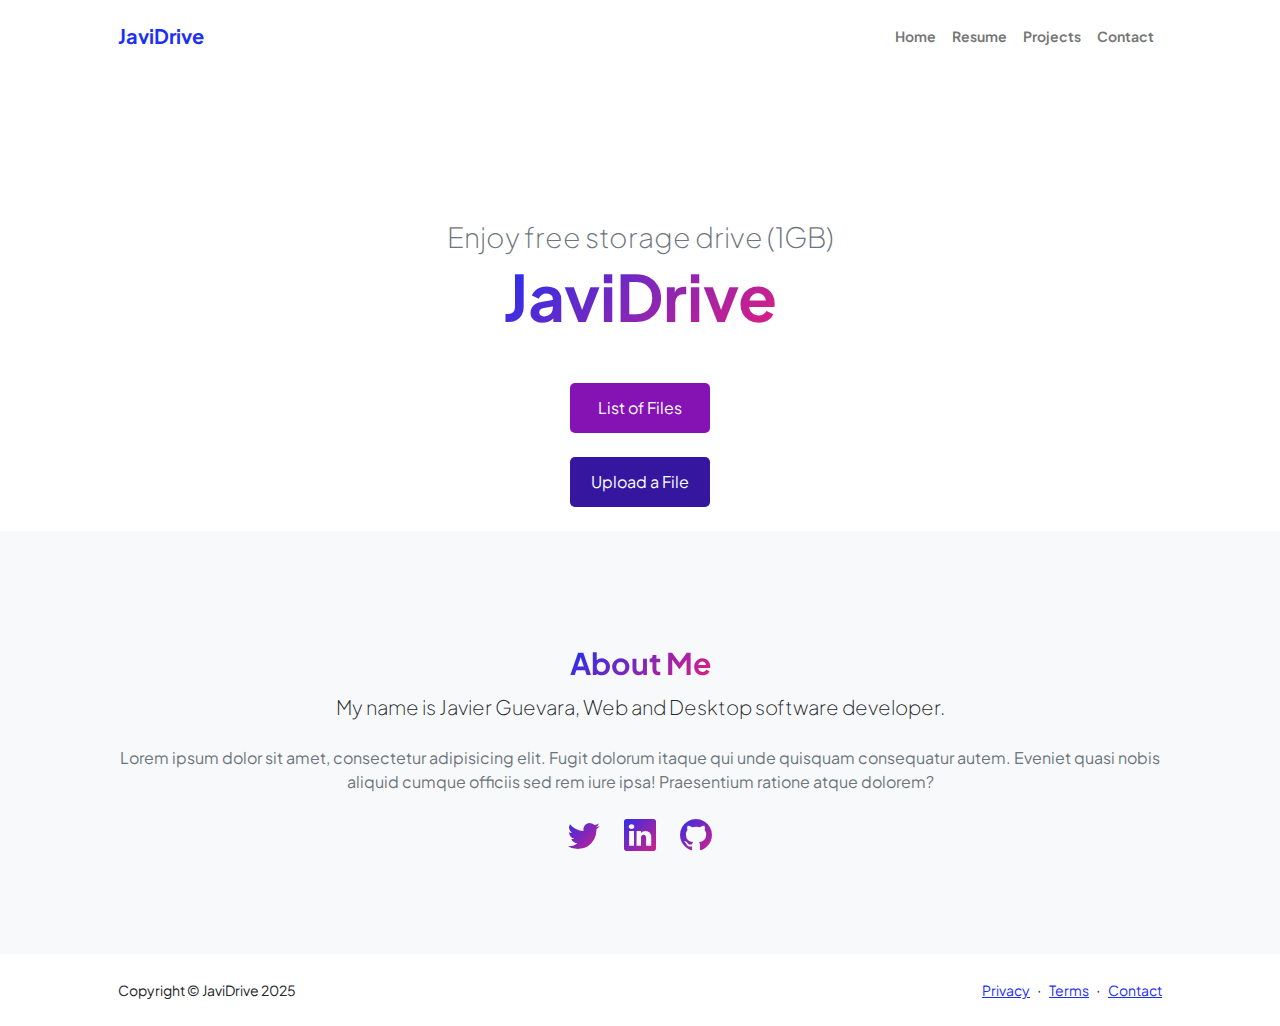
<file: index.html>
<!DOCTYPE html>
<html lang="en">
    <head>
        <meta charset="utf-8" />
        <meta name="viewport" content="width=device-width, initial-scale=1, shrink-to-fit=no" />
        <meta name="description" content="" />
        <meta name="author" content="" />
        <title>JaviDrive</title>
        <!-- Favicon-->
        <link rel="icon" type="image/x-icon" href="assets/favicon.ico" />
        <!-- Custom Google font-->
        <link rel="preconnect" href="https://fonts.googleapis.com" />
        <link rel="preconnect" href="https://fonts.gstatic.com" crossorigin />
        <link href="https://fonts.googleapis.com/css2?family=Plus+Jakarta+Sans:wght@100;200;300;400;500;600;700;800;900&amp;display=swap" rel="stylesheet" />
        <!-- Bootstrap icons-->
        <link href="https://cdn.jsdelivr.net/npm/bootstrap-icons@1.8.1/font/bootstrap-icons.css" rel="stylesheet" />
        <!-- Core theme CSS (includes Bootstrap)-->
        <link href="css/styles.css" rel="stylesheet" />
        <link href="css/style_javidrive.css" rel="stylesheet" />

    </head>
    <body class="d-flex flex-column h-100">
        <main class="flex-shrink-0">
            <!-- Navigation-->
            <nav class="navbar navbar-expand-lg navbar-light bg-white py-3">
                <div class="container px-5">
                    <a class="navbar-brand" href="index.html"><span class="fw-bolder text-primary">JaviDrive</span></a>
                    <button class="navbar-toggler" type="button" data-bs-toggle="collapse" data-bs-target="#navbarSupportedContent" aria-controls="navbarSupportedContent" aria-expanded="false" aria-label="Toggle navigation"><span class="navbar-toggler-icon"></span></button>
                    <div class="collapse navbar-collapse" id="navbarSupportedContent">
                        <ul class="navbar-nav ms-auto mb-2 mb-lg-0 small fw-bolder">
                            <li class="nav-item"><a class="nav-link" href="index.html">Home</a></li>
                            <li class="nav-item"><a class="nav-link" href="resume.html">Resume</a></li>
                            <li class="nav-item"><a class="nav-link" href="projects.html">Projects</a></li>
                            <li class="nav-item"><a class="nav-link" href="contact.html">Contact</a></li>
                        </ul>
                    </div>
                </div>
            </nav>
            <!-- Header-->
            <header class="py-5">
                <div class="container px-5 pb-5">
                    <div class="row gx-5 align-items-center">
                        <div class="col-xxl-5">
                            <!-- Header text content-->
                            
                        </div>
                    </div>
                </div>
            </header>
                
                <div style="text-align: center;">

                    <div class="fs-3 fw-light text-muted">Enjoy free storage drive (1GB)</div>
                    <h1 class="display-3 fw-bolder mb-5"><span class="text-gradient d-inline">JaviDrive</span></h1>

                    <form action="files_list.php">
                      <button class="javier_button" style="background-color:rgb(133, 19, 179);">List of Files</button>
                    </form>
                    <br>
                    <form action="upload.html">
                      <button class="javier_button" style="background-color:rgb(52, 23, 158);">Upload a File</button>                             
                    </form>
                    <br>
                </div>
        
            <!-- About Section-->
            <section class="bg-light py-5">
                <div class="container px-5">
                    <div class="row gx-5 justify-content-center">
                        <div class="col-xxl-8">
                            <div class="text-center my-5">
                                <h2 class="display-5 fw-bolder"><span class="text-gradient d-inline" style="font-size: 30px;">About Me</span></h2>
                                <p class="lead fw-light mb-4">My name is Javier Guevara, Web and Desktop software developer.</p>
                                <p class="text-muted">Lorem ipsum dolor sit amet, consectetur adipisicing elit. Fugit dolorum itaque qui unde quisquam consequatur autem. Eveniet quasi nobis aliquid cumque officiis sed rem iure ipsa! Praesentium ratione atque dolorem?</p>
                                <div class="d-flex justify-content-center fs-2 gap-4">
                                    <a class="text-gradient" href="#!"><i class="bi bi-twitter"></i></a>
                                    <a class="text-gradient" href="#!"><i class="bi bi-linkedin"></i></a>
                                    <a class="text-gradient" href="#!"><i class="bi bi-github"></i></a>
                                </div>
                            </div>
                        </div>
                    </div>
                </div>
            </section>
        </main>
        <!-- Footer-->
        <footer class="bg-white py-4 mt-auto">
            <div class="container px-5">
                <div class="row align-items-center justify-content-between flex-column flex-sm-row">
                    <div class="col-auto"><div class="small m-0">Copyright &copy; JaviDrive 2025</div></div>
                    <div class="col-auto">
                        <a class="small" href="#!">Privacy</a>
                        <span class="mx-1">&middot;</span>
                        <a class="small" href="#!">Terms</a>
                        <span class="mx-1">&middot;</span>
                        <a class="small" href="#!">Contact</a>
                    </div>
                </div>
            </div>
        </footer>
        <!-- Bootstrap core JS-->
        <script src="https://cdn.jsdelivr.net/npm/bootstrap@5.2.3/dist/js/bootstrap.bundle.min.js"></script>
        <!-- Core theme JS-->
        <script src="js/scripts.js"></script>
        <script src="js/script_javidrive.js"></script>
    </body>
</html>
</file>
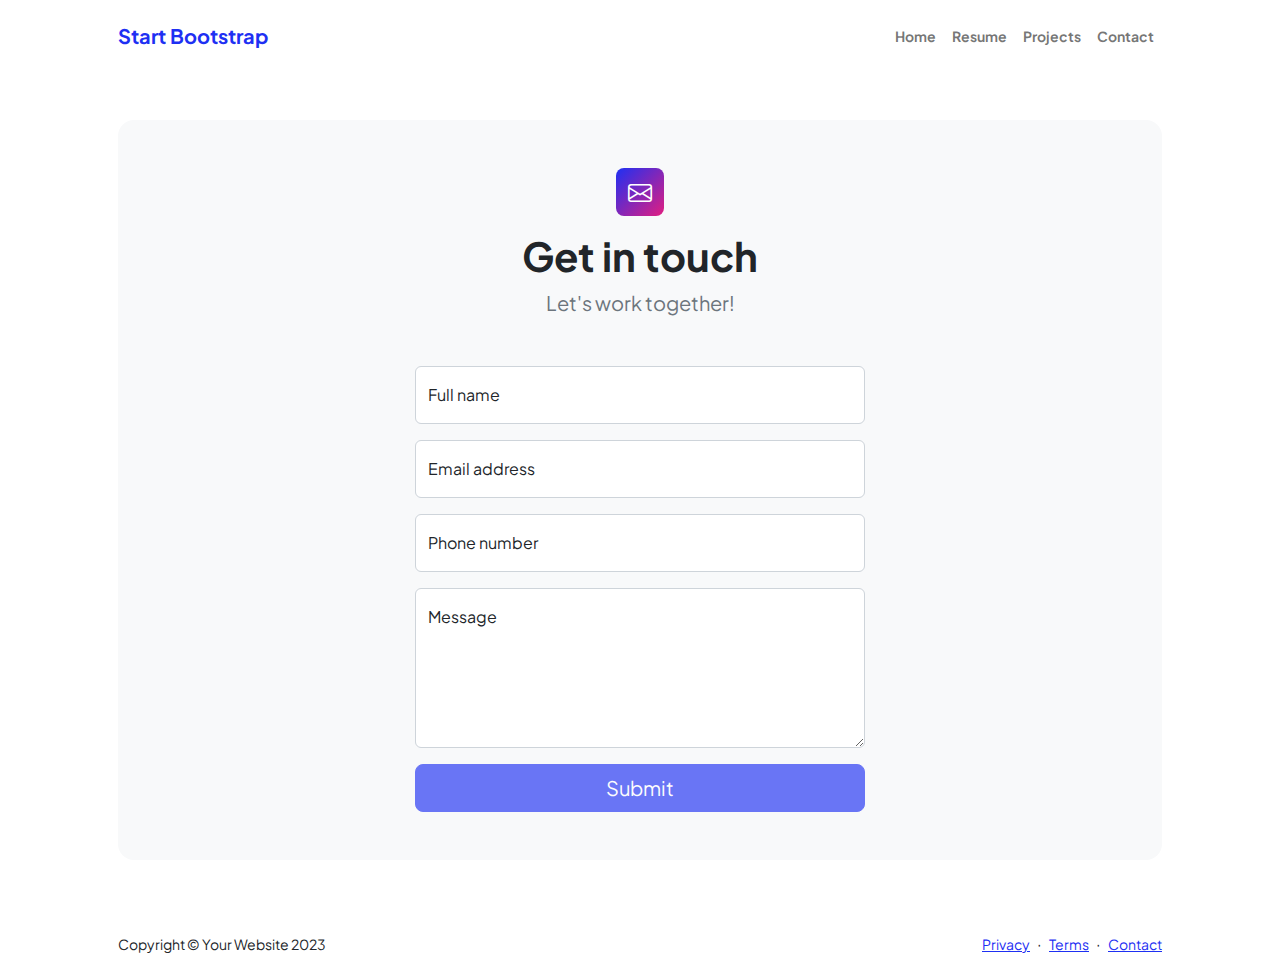
<file: contact.html>
<!DOCTYPE html>
<html lang="en">
    <head>
        <meta charset="utf-8" />
        <meta name="viewport" content="width=device-width, initial-scale=1, shrink-to-fit=no" />
        <meta name="description" content />
        <meta name="author" content />
        <title>Modern Business - Start Bootstrap Template</title>
        <!-- Favicon-->
        <link rel="icon" type="image/x-icon" href="assets/favicon.ico" />
        <!-- Custom Google font-->
        <link rel="preconnect" href="https://fonts.googleapis.com" />
        <link rel="preconnect" href="https://fonts.gstatic.com" crossorigin />
        <link href="https://fonts.googleapis.com/css2?family=Plus+Jakarta+Sans:wght@100;200;300;400;500;600;700;800;900&amp;display=swap" rel="stylesheet" />
        <!-- Bootstrap icons-->
        <link href="https://cdn.jsdelivr.net/npm/bootstrap-icons@1.8.1/font/bootstrap-icons.css" rel="stylesheet" />
        <!-- Core theme CSS (includes Bootstrap)-->
        <link href="css/styles.css" rel="stylesheet" />
    </head>
    <body class="d-flex flex-column">
        <main class="flex-shrink-0">
            <!-- Navigation-->
            <nav class="navbar navbar-expand-lg navbar-light bg-white py-3">
                <div class="container px-5">
                    <a class="navbar-brand" href="index.html"><span class="fw-bolder text-primary">Start Bootstrap</span></a>
                    <button class="navbar-toggler" type="button" data-bs-toggle="collapse" data-bs-target="#navbarSupportedContent" aria-controls="navbarSupportedContent" aria-expanded="false" aria-label="Toggle navigation"><span class="navbar-toggler-icon"></span></button>
                    <div class="collapse navbar-collapse" id="navbarSupportedContent">
                        <ul class="navbar-nav ms-auto mb-2 mb-lg-0 small fw-bolder">
                            <li class="nav-item"><a class="nav-link" href="index.html">Home</a></li>
                            <li class="nav-item"><a class="nav-link" href="resume.html">Resume</a></li>
                            <li class="nav-item"><a class="nav-link" href="projects.html">Projects</a></li>
                            <li class="nav-item"><a class="nav-link" href="contact.html">Contact</a></li>
                        </ul>
                    </div>
                </div>
            </nav>
            <!-- Page content-->
            <section class="py-5">
                <div class="container px-5">
                    <!-- Contact form-->
                    <div class="bg-light rounded-4 py-5 px-4 px-md-5">
                        <div class="text-center mb-5">
                            <div class="feature bg-primary bg-gradient-primary-to-secondary text-white rounded-3 mb-3"><i class="bi bi-envelope"></i></div>
                            <h1 class="fw-bolder">Get in touch</h1>
                            <p class="lead fw-normal text-muted mb-0">Let's work together!</p>
                        </div>
                        <div class="row gx-5 justify-content-center">
                            <div class="col-lg-8 col-xl-6">
                                <!-- * * * * * * * * * * * * * * *-->
                                <!-- * * SB Forms Contact Form * *-->
                                <!-- * * * * * * * * * * * * * * *-->
                                <!-- This form is pre-integrated with SB Forms.-->
                                <!-- To make this form functional, sign up at-->
                                <!-- https://startbootstrap.com/solution/contact-forms-->
                                <!-- to get an API token!-->
                                <form id="contactForm" data-sb-form-api-token="API_TOKEN">
                                    <!-- Name input-->
                                    <div class="form-floating mb-3">
                                        <input class="form-control" id="name" type="text" placeholder="Enter your name..." data-sb-validations="required" />
                                        <label for="name">Full name</label>
                                        <div class="invalid-feedback" data-sb-feedback="name:required">A name is required.</div>
                                    </div>
                                    <!-- Email address input-->
                                    <div class="form-floating mb-3">
                                        <input class="form-control" id="email" type="email" placeholder="name@example.com" data-sb-validations="required,email" />
                                        <label for="email">Email address</label>
                                        <div class="invalid-feedback" data-sb-feedback="email:required">An email is required.</div>
                                        <div class="invalid-feedback" data-sb-feedback="email:email">Email is not valid.</div>
                                    </div>
                                    <!-- Phone number input-->
                                    <div class="form-floating mb-3">
                                        <input class="form-control" id="phone" type="tel" placeholder="(123) 456-7890" data-sb-validations="required" />
                                        <label for="phone">Phone number</label>
                                        <div class="invalid-feedback" data-sb-feedback="phone:required">A phone number is required.</div>
                                    </div>
                                    <!-- Message input-->
                                    <div class="form-floating mb-3">
                                        <textarea class="form-control" id="message" type="text" placeholder="Enter your message here..." style="height: 10rem" data-sb-validations="required"></textarea>
                                        <label for="message">Message</label>
                                        <div class="invalid-feedback" data-sb-feedback="message:required">A message is required.</div>
                                    </div>
                                    <!-- Submit success message-->
                                    <!---->
                                    <!-- This is what your users will see when the form-->
                                    <!-- has successfully submitted-->
                                    <div class="d-none" id="submitSuccessMessage">
                                        <div class="text-center mb-3">
                                            <div class="fw-bolder">Form submission successful!</div>
                                            To activate this form, sign up at
                                            <br />
                                            <a href="https://startbootstrap.com/solution/contact-forms">https://startbootstrap.com/solution/contact-forms</a>
                                        </div>
                                    </div>
                                    <!-- Submit error message-->
                                    <!---->
                                    <!-- This is what your users will see when there is-->
                                    <!-- an error submitting the form-->
                                    <div class="d-none" id="submitErrorMessage"><div class="text-center text-danger mb-3">Error sending message!</div></div>
                                    <!-- Submit Button-->
                                    <div class="d-grid"><button class="btn btn-primary btn-lg disabled" id="submitButton" type="submit">Submit</button></div>
                                </form>
                            </div>
                        </div>
                    </div>
                </div>
            </section>
        </main>
        <!-- Footer-->
        <footer class="bg-white py-4 mt-auto">
            <div class="container px-5">
                <div class="row align-items-center justify-content-between flex-column flex-sm-row">
                    <div class="col-auto"><div class="small m-0">Copyright &copy; Your Website 2023</div></div>
                    <div class="col-auto">
                        <a class="small" href="#!">Privacy</a>
                        <span class="mx-1">&middot;</span>
                        <a class="small" href="#!">Terms</a>
                        <span class="mx-1">&middot;</span>
                        <a class="small" href="#!">Contact</a>
                    </div>
                </div>
            </div>
        </footer>
        <!-- Bootstrap core JS-->
        <script src="https://cdn.jsdelivr.net/npm/bootstrap@5.2.3/dist/js/bootstrap.bundle.min.js"></script>
        <!-- Core theme JS-->
        <script src="js/scripts.js"></script>
        <!-- * * * * * * * * * * * * * * * * * * * * * * * * * * * * * * * * * * * * * * * *-->
        <!-- * *                               SB Forms JS                               * *-->
        <!-- * * Activate your form at https://startbootstrap.com/solution/contact-forms * *-->
        <!-- * * * * * * * * * * * * * * * * * * * * * * * * * * * * * * * * * * * * * * * *-->
        <script src="https://cdn.startbootstrap.com/sb-forms-latest.js"></script>
    </body>
</html>
</file>
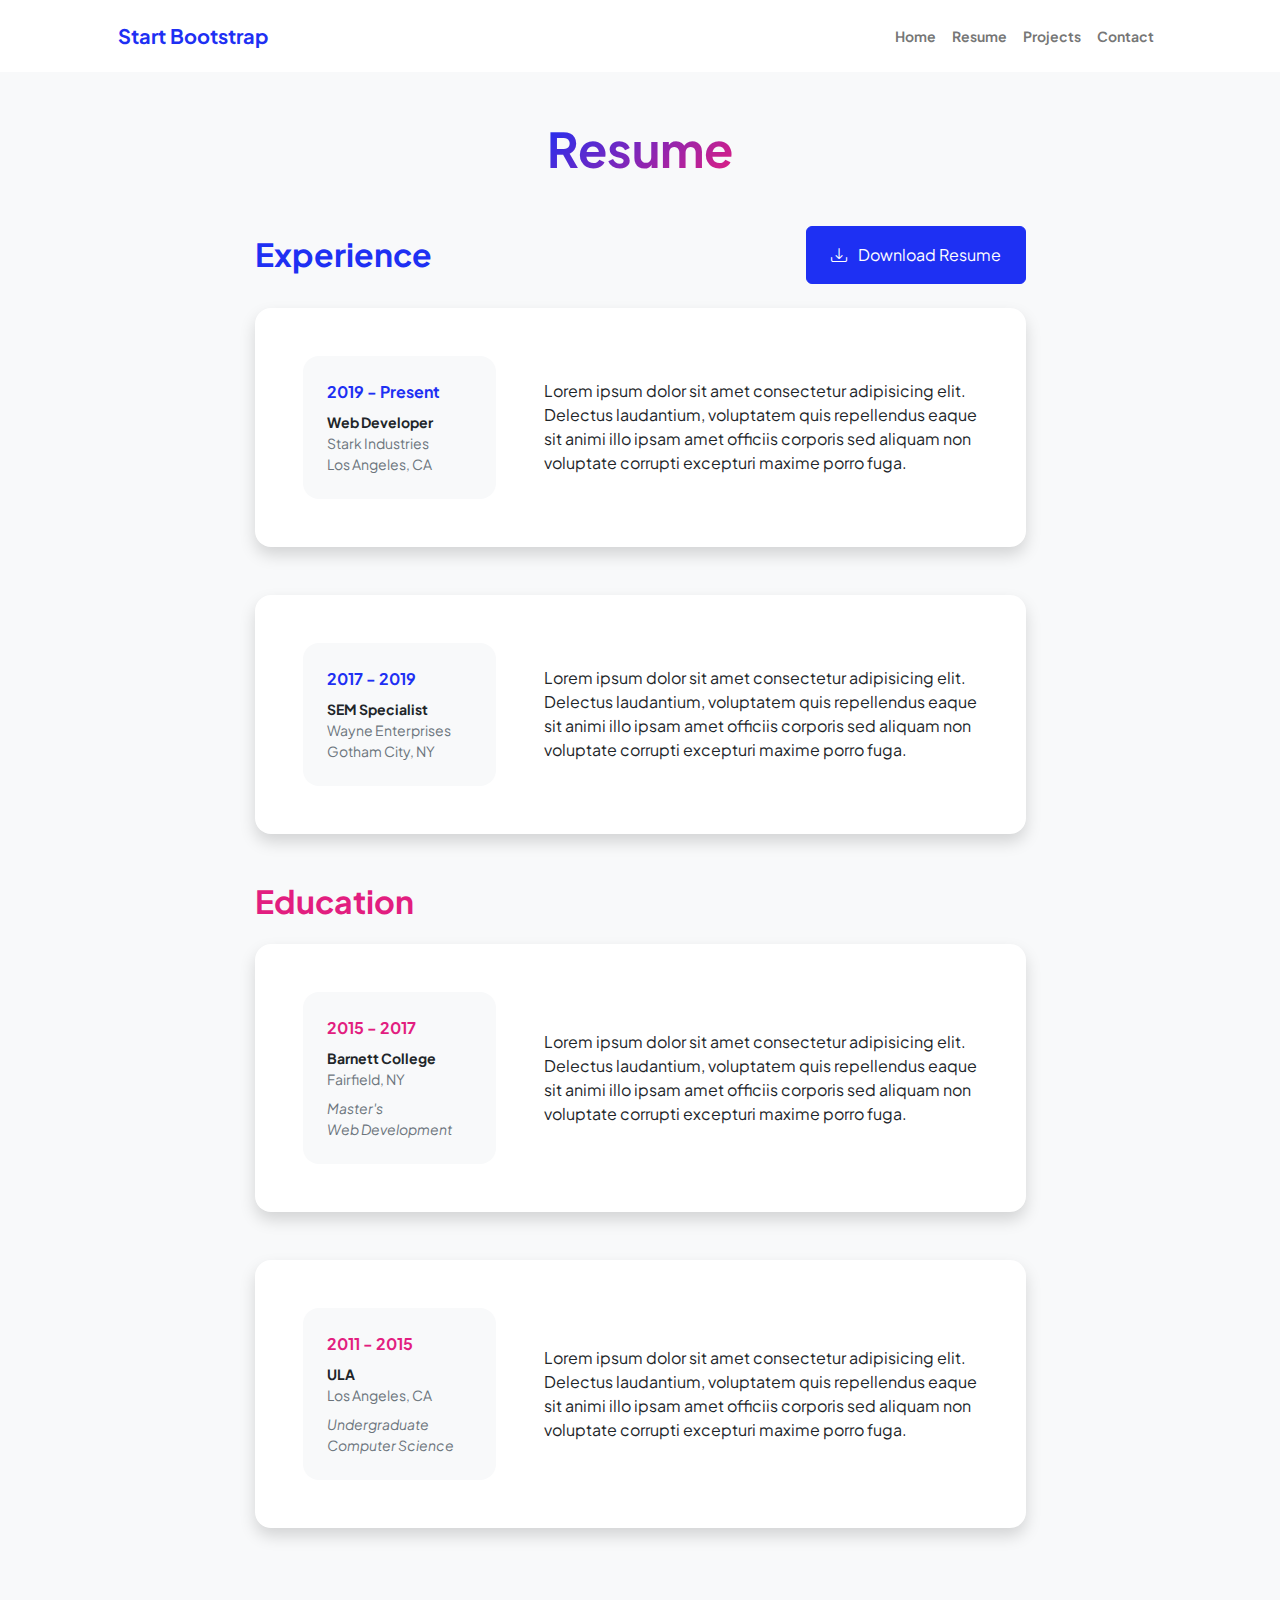
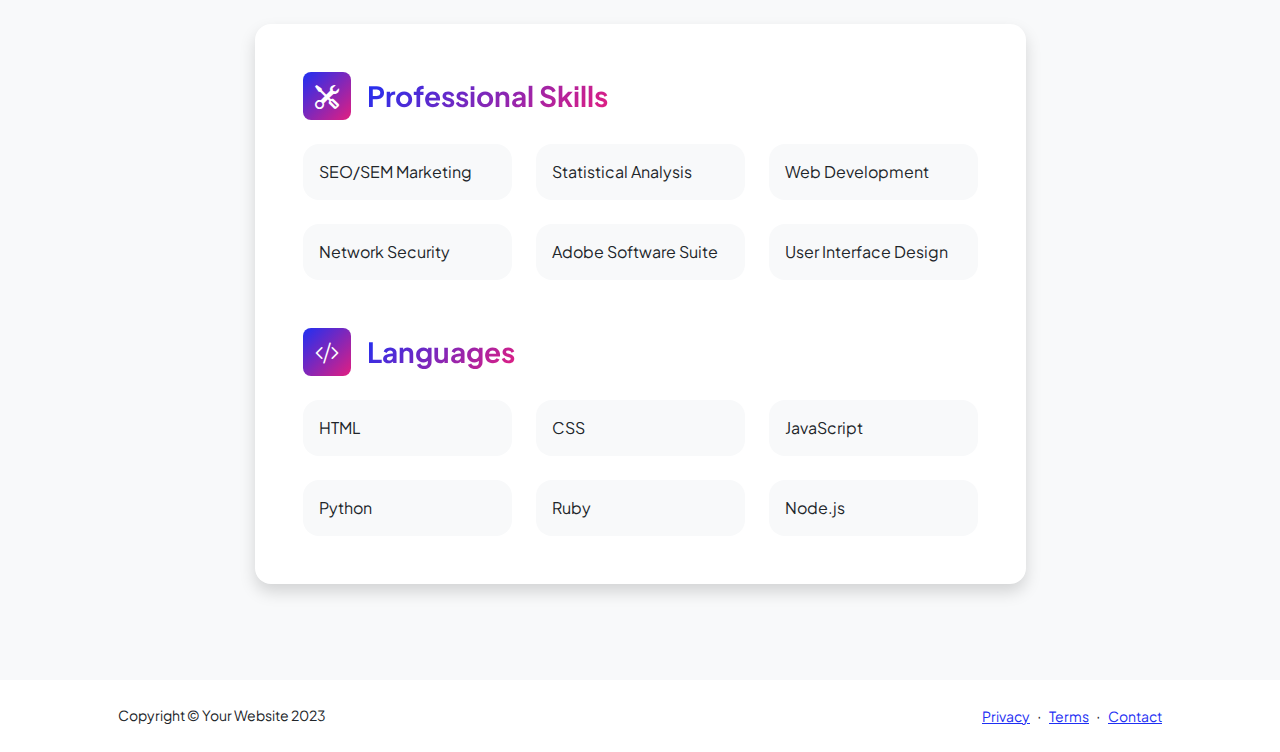
<file: resume.html>
<!DOCTYPE html>
<html lang="en">
    <head>
        <meta charset="utf-8" />
        <meta name="viewport" content="width=device-width, initial-scale=1, shrink-to-fit=no" />
        <meta name="description" content="" />
        <meta name="author" content="" />
        <title>Personal - Start Bootstrap Template</title>
        <!-- Favicon-->
        <link rel="icon" type="image/x-icon" href="assets/favicon.ico" />
        <!-- Custom Google font-->
        <link rel="preconnect" href="https://fonts.googleapis.com" />
        <link rel="preconnect" href="https://fonts.gstatic.com" crossorigin />
        <link href="https://fonts.googleapis.com/css2?family=Plus+Jakarta+Sans:wght@100;200;300;400;500;600;700;800;900&amp;display=swap" rel="stylesheet" />
        <!-- Bootstrap icons-->
        <link href="https://cdn.jsdelivr.net/npm/bootstrap-icons@1.8.1/font/bootstrap-icons.css" rel="stylesheet" />
        <!-- Core theme CSS (includes Bootstrap)-->
        <link href="css/styles.css" rel="stylesheet" />
    </head>
    <body class="d-flex flex-column h-100 bg-light">
        <main class="flex-shrink-0">
            <!-- Navigation-->
            <nav class="navbar navbar-expand-lg navbar-light bg-white py-3">
                <div class="container px-5">
                    <a class="navbar-brand" href="index.html"><span class="fw-bolder text-primary">Start Bootstrap</span></a>
                    <button class="navbar-toggler" type="button" data-bs-toggle="collapse" data-bs-target="#navbarSupportedContent" aria-controls="navbarSupportedContent" aria-expanded="false" aria-label="Toggle navigation"><span class="navbar-toggler-icon"></span></button>
                    <div class="collapse navbar-collapse" id="navbarSupportedContent">
                        <ul class="navbar-nav ms-auto mb-2 mb-lg-0 small fw-bolder">
                            <li class="nav-item"><a class="nav-link" href="index.php">Home</a></li>
                            <li class="nav-item"><a class="nav-link" href="resume.html">Resume</a></li>
                            <li class="nav-item"><a class="nav-link" href="projects.html">Projects</a></li>
                            <li class="nav-item"><a class="nav-link" href="contact.html">Contact</a></li>
                        </ul>
                    </div>
                </div>
            </nav>
            <!-- Page Content-->
            <div class="container px-5 my-5">
                <div class="text-center mb-5">
                    <h1 class="display-5 fw-bolder mb-0"><span class="text-gradient d-inline">Resume</span></h1>
                </div>
                <div class="row gx-5 justify-content-center">
                    <div class="col-lg-11 col-xl-9 col-xxl-8">
                        <!-- Experience Section-->
                        <section>
                            <div class="d-flex align-items-center justify-content-between mb-4">
                                <h2 class="text-primary fw-bolder mb-0">Experience</h2>
                                <!-- Download resume button-->
                                <!-- Note: Set the link href target to a PDF file within your project-->
                                <a class="btn btn-primary px-4 py-3" href="#!">
                                    <div class="d-inline-block bi bi-download me-2"></div>
                                    Download Resume
                                </a>
                            </div>
                            <!-- Experience Card 1-->
                            <div class="card shadow border-0 rounded-4 mb-5">
                                <div class="card-body p-5">
                                    <div class="row align-items-center gx-5">
                                        <div class="col text-center text-lg-start mb-4 mb-lg-0">
                                            <div class="bg-light p-4 rounded-4">
                                                <div class="text-primary fw-bolder mb-2">2019 - Present</div>
                                                <div class="small fw-bolder">Web Developer</div>
                                                <div class="small text-muted">Stark Industries</div>
                                                <div class="small text-muted">Los Angeles, CA</div>
                                            </div>
                                        </div>
                                        <div class="col-lg-8"><div>Lorem ipsum dolor sit amet consectetur adipisicing elit. Delectus laudantium, voluptatem quis repellendus eaque sit animi illo ipsam amet officiis corporis sed aliquam non voluptate corrupti excepturi maxime porro fuga.</div></div>
                                    </div>
                                </div>
                            </div>
                            <!-- Experience Card 2-->
                            <div class="card shadow border-0 rounded-4 mb-5">
                                <div class="card-body p-5">
                                    <div class="row align-items-center gx-5">
                                        <div class="col text-center text-lg-start mb-4 mb-lg-0">
                                            <div class="bg-light p-4 rounded-4">
                                                <div class="text-primary fw-bolder mb-2">2017 - 2019</div>
                                                <div class="small fw-bolder">SEM Specialist</div>
                                                <div class="small text-muted">Wayne Enterprises</div>
                                                <div class="small text-muted">Gotham City, NY</div>
                                            </div>
                                        </div>
                                        <div class="col-lg-8"><div>Lorem ipsum dolor sit amet consectetur adipisicing elit. Delectus laudantium, voluptatem quis repellendus eaque sit animi illo ipsam amet officiis corporis sed aliquam non voluptate corrupti excepturi maxime porro fuga.</div></div>
                                    </div>
                                </div>
                            </div>
                        </section>
                        <!-- Education Section-->
                        <section>
                            <h2 class="text-secondary fw-bolder mb-4">Education</h2>
                            <!-- Education Card 1-->
                            <div class="card shadow border-0 rounded-4 mb-5">
                                <div class="card-body p-5">
                                    <div class="row align-items-center gx-5">
                                        <div class="col text-center text-lg-start mb-4 mb-lg-0">
                                            <div class="bg-light p-4 rounded-4">
                                                <div class="text-secondary fw-bolder mb-2">2015 - 2017</div>
                                                <div class="mb-2">
                                                    <div class="small fw-bolder">Barnett College</div>
                                                    <div class="small text-muted">Fairfield, NY</div>
                                                </div>
                                                <div class="fst-italic">
                                                    <div class="small text-muted">Master's</div>
                                                    <div class="small text-muted">Web Development</div>
                                                </div>
                                            </div>
                                        </div>
                                        <div class="col-lg-8"><div>Lorem ipsum dolor sit amet consectetur adipisicing elit. Delectus laudantium, voluptatem quis repellendus eaque sit animi illo ipsam amet officiis corporis sed aliquam non voluptate corrupti excepturi maxime porro fuga.</div></div>
                                    </div>
                                </div>
                            </div>
                            <!-- Education Card 2-->
                            <div class="card shadow border-0 rounded-4 mb-5">
                                <div class="card-body p-5">
                                    <div class="row align-items-center gx-5">
                                        <div class="col text-center text-lg-start mb-4 mb-lg-0">
                                            <div class="bg-light p-4 rounded-4">
                                                <div class="text-secondary fw-bolder mb-2">2011 - 2015</div>
                                                <div class="mb-2">
                                                    <div class="small fw-bolder">ULA</div>
                                                    <div class="small text-muted">Los Angeles, CA</div>
                                                </div>
                                                <div class="fst-italic">
                                                    <div class="small text-muted">Undergraduate</div>
                                                    <div class="small text-muted">Computer Science</div>
                                                </div>
                                            </div>
                                        </div>
                                        <div class="col-lg-8"><div>Lorem ipsum dolor sit amet consectetur adipisicing elit. Delectus laudantium, voluptatem quis repellendus eaque sit animi illo ipsam amet officiis corporis sed aliquam non voluptate corrupti excepturi maxime porro fuga.</div></div>
                                    </div>
                                </div>
                            </div>
                        </section>
                        <!-- Divider-->
                        <div class="pb-5"></div>
                        <!-- Skills Section-->
                        <section>
                            <!-- Skillset Card-->
                            <div class="card shadow border-0 rounded-4 mb-5">
                                <div class="card-body p-5">
                                    <!-- Professional skills list-->
                                    <div class="mb-5">
                                        <div class="d-flex align-items-center mb-4">
                                            <div class="feature bg-primary bg-gradient-primary-to-secondary text-white rounded-3 me-3"><i class="bi bi-tools"></i></div>
                                            <h3 class="fw-bolder mb-0"><span class="text-gradient d-inline">Professional Skills</span></h3>
                                        </div>
                                        <div class="row row-cols-1 row-cols-md-3 mb-4">
                                            <div class="col mb-4 mb-md-0"><div class="d-flex align-items-center bg-light rounded-4 p-3 h-100">SEO/SEM Marketing</div></div>
                                            <div class="col mb-4 mb-md-0"><div class="d-flex align-items-center bg-light rounded-4 p-3 h-100">Statistical Analysis</div></div>
                                            <div class="col"><div class="d-flex align-items-center bg-light rounded-4 p-3 h-100">Web Development</div></div>
                                        </div>
                                        <div class="row row-cols-1 row-cols-md-3">
                                            <div class="col mb-4 mb-md-0"><div class="d-flex align-items-center bg-light rounded-4 p-3 h-100">Network Security</div></div>
                                            <div class="col mb-4 mb-md-0"><div class="d-flex align-items-center bg-light rounded-4 p-3 h-100">Adobe Software Suite</div></div>
                                            <div class="col"><div class="d-flex align-items-center bg-light rounded-4 p-3 h-100">User Interface Design</div></div>
                                        </div>
                                    </div>
                                    <!-- Languages list-->
                                    <div class="mb-0">
                                        <div class="d-flex align-items-center mb-4">
                                            <div class="feature bg-primary bg-gradient-primary-to-secondary text-white rounded-3 me-3"><i class="bi bi-code-slash"></i></div>
                                            <h3 class="fw-bolder mb-0"><span class="text-gradient d-inline">Languages</span></h3>
                                        </div>
                                        <div class="row row-cols-1 row-cols-md-3 mb-4">
                                            <div class="col mb-4 mb-md-0"><div class="d-flex align-items-center bg-light rounded-4 p-3 h-100">HTML</div></div>
                                            <div class="col mb-4 mb-md-0"><div class="d-flex align-items-center bg-light rounded-4 p-3 h-100">CSS</div></div>
                                            <div class="col"><div class="d-flex align-items-center bg-light rounded-4 p-3 h-100">JavaScript</div></div>
                                        </div>
                                        <div class="row row-cols-1 row-cols-md-3">
                                            <div class="col mb-4 mb-md-0"><div class="d-flex align-items-center bg-light rounded-4 p-3 h-100">Python</div></div>
                                            <div class="col mb-4 mb-md-0"><div class="d-flex align-items-center bg-light rounded-4 p-3 h-100">Ruby</div></div>
                                            <div class="col"><div class="d-flex align-items-center bg-light rounded-4 p-3 h-100">Node.js</div></div>
                                        </div>
                                    </div>
                                </div>
                            </div>
                        </section>
                    </div>
                </div>
            </div>
        </main>
        <!-- Footer-->
        <footer class="bg-white py-4 mt-auto">
            <div class="container px-5">
                <div class="row align-items-center justify-content-between flex-column flex-sm-row">
                    <div class="col-auto"><div class="small m-0">Copyright &copy; Your Website 2023</div></div>
                    <div class="col-auto">
                        <a class="small" href="#!">Privacy</a>
                        <span class="mx-1">&middot;</span>
                        <a class="small" href="#!">Terms</a>
                        <span class="mx-1">&middot;</span>
                        <a class="small" href="#!">Contact</a>
                    </div>
                </div>
            </div>
        </footer>
        <!-- Bootstrap core JS-->
        <script src="https://cdn.jsdelivr.net/npm/bootstrap@5.2.3/dist/js/bootstrap.bundle.min.js"></script>
        <!-- Core theme JS-->
        <script src="js/scripts.js"></script>
    </body>
</html>
</file>
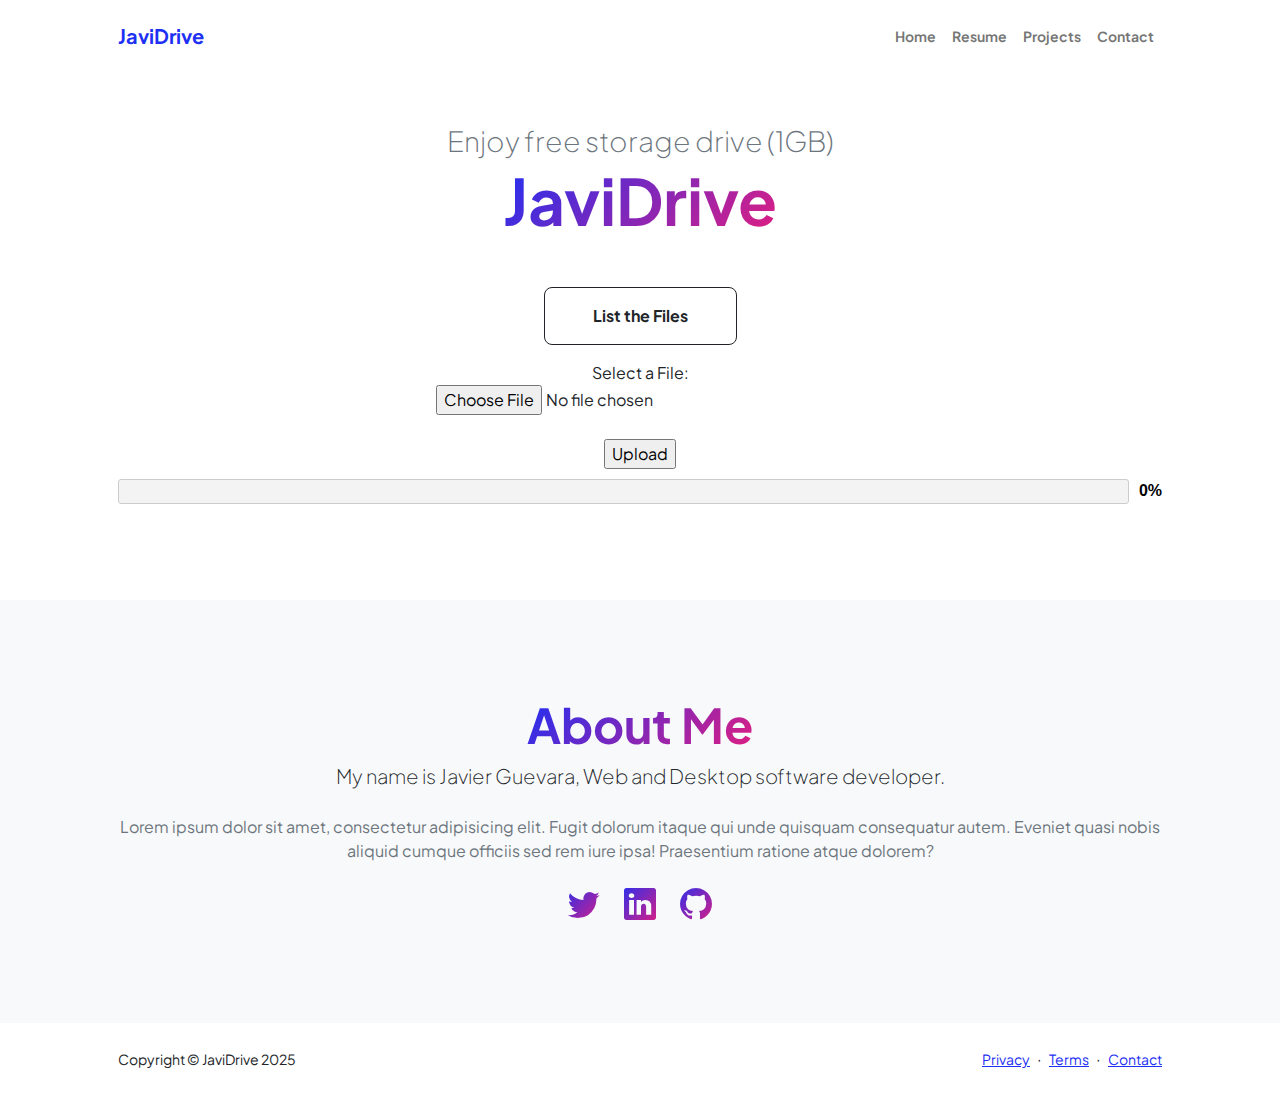
<file: upload.html>
<!DOCTYPE html>
<html lang="en">
    <head>
        <meta charset="utf-8" />
        <meta name="viewport" content="width=device-width, initial-scale=1, shrink-to-fit=no" />
        <meta name="description" content="" />
        <meta name="author" content="" />
        <title>JaviDrive</title>
        <!-- Favicon-->
        <link rel="icon" type="image/x-icon" href="assets/favicon.ico" />
        <!-- Custom Google font-->
        <link rel="preconnect" href="https://fonts.googleapis.com" />
        <link rel="preconnect" href="https://fonts.gstatic.com" crossorigin />
        <link href="https://fonts.googleapis.com/css2?family=Plus+Jakarta+Sans:wght@100;200;300;400;500;600;700;800;900&amp;display=swap" rel="stylesheet" />
        <!-- Bootstrap icons-->
        <link href="https://cdn.jsdelivr.net/npm/bootstrap-icons@1.8.1/font/bootstrap-icons.css" rel="stylesheet" />
        <!-- Core theme CSS (includes Bootstrap)-->
        <link href="css/styles.css" rel="stylesheet" />
        <link href="css/style_javidrive.css" rel="stylesheet" />

    </head>
    <body class="d-flex flex-column h-100">
        <main class="flex-shrink-0">
            <!-- Navigation-->
            <nav class="navbar navbar-expand-lg navbar-light bg-white py-3">
                <div class="container px-5">
                    <a class="navbar-brand" href="index.html"><span class="fw-bolder text-primary">JaviDrive</span></a>
                    <button class="navbar-toggler" type="button" data-bs-toggle="collapse" data-bs-target="#navbarSupportedContent" aria-controls="navbarSupportedContent" aria-expanded="false" aria-label="Toggle navigation"><span class="navbar-toggler-icon"></span></button>
                    <div class="collapse navbar-collapse" id="navbarSupportedContent">
                        <ul class="navbar-nav ms-auto mb-2 mb-lg-0 small fw-bolder">
                            <li class="nav-item"><a class="nav-link" href="index.php">Home</a></li>
                            <li class="nav-item"><a class="nav-link" href="resume.html">Resume</a></li>
                            <li class="nav-item"><a class="nav-link" href="projects.html">Projects</a></li>
                            <li class="nav-item"><a class="nav-link" href="contact.html">Contact</a></li>
                        </ul>
                    </div>
                </div>
            </nav>
            <!-- Header-->
            <header class="py-5">
                <div class="container px-5 pb-5">
                    <div class="row gx-5 align-items-center">
                        <div class="col-xxl-5">
                            <!-- Header text content-->
                            <div class="text-center text-xxl-start">
                                <div class="fs-3 fw-light text-muted">Enjoy free storage drive (1GB)</div>
                                <h1 class="display-3 fw-bolder mb-5"><span class="text-gradient d-inline">JaviDrive</span></h1>
                                <div class="d-grid gap-3 d-sm-flex justify-content-sm-center justify-content-xxl-start mb-3">
                                    <!-- <a class="btn btn-primary btn-lg px-5 py-3 me-sm-3 fs-6 fw-bolder" href="resume.html">Upload a File</a> -->
                                    <a class="btn btn-outline-dark btn-lg px-5 py-3 fs-6 fw-bolder" href="index.php">List the Files</a>
                                </div>
                            </div>
                        </div>
                        <div class="col-xxl-7" style="text-align: center;">

                            <!-- Formulario para subir el archivo -->
                            <form id="formulario" action="php/subir_archivo.php" method="POST" enctype="multipart/form-data">
                                <label for="archivo">Select a File:</label>
                                <br>
                                <input type="file" name="archivo" id="archivo" required>
                                <br><br>
                                <input type="submit" value="Upload" class="upload_button">
                            </form>
                        
                             <!-- Contenedor de la barra y el porcentaje -->
                             <div class="contenedor-progreso">
                                <div id="barra-de-progreso">
                                    <div id="progreso"></div>
                                </div>
                                <div id="porcentaje">0%</div> <!-- Porcentaje a la derecha de la barra -->
                            </div>
                             
                            
                        </div>
                    </div>
                </div>
            </header>
            <!-- About Section-->
            <section class="bg-light py-5">
                <div class="container px-5">
                    <div class="row gx-5 justify-content-center">
                        <div class="col-xxl-8">
                            <div class="text-center my-5">
                                <h2 class="display-5 fw-bolder"><span class="text-gradient d-inline">About Me</span></h2>
                                <p class="lead fw-light mb-4">My name is Javier Guevara, Web and Desktop software developer.</p>
                                <p class="text-muted">Lorem ipsum dolor sit amet, consectetur adipisicing elit. Fugit dolorum itaque qui unde quisquam consequatur autem. Eveniet quasi nobis aliquid cumque officiis sed rem iure ipsa! Praesentium ratione atque dolorem?</p>
                                <div class="d-flex justify-content-center fs-2 gap-4">
                                    <a class="text-gradient" href="#!"><i class="bi bi-twitter"></i></a>
                                    <a class="text-gradient" href="#!"><i class="bi bi-linkedin"></i></a>
                                    <a class="text-gradient" href="#!"><i class="bi bi-github"></i></a>
                                </div>
                            </div>
                        </div>
                    </div>
                </div>
            </section>
        </main>
        <!-- Footer-->
        <footer class="bg-white py-4 mt-auto">
            <div class="container px-5">
                <div class="row align-items-center justify-content-between flex-column flex-sm-row">
                    <div class="col-auto"><div class="small m-0">Copyright &copy; JaviDrive 2025</div></div>
                    <div class="col-auto">
                        <a class="small" href="#!">Privacy</a>
                        <span class="mx-1">&middot;</span>
                        <a class="small" href="#!">Terms</a>
                        <span class="mx-1">&middot;</span>
                        <a class="small" href="#!">Contact</a>
                    </div>
                </div>
            </div>
        </footer>
        <!-- Bootstrap core JS-->
        <script src="https://cdn.jsdelivr.net/npm/bootstrap@5.2.3/dist/js/bootstrap.bundle.min.js"></script>
        <!-- Core theme JS-->
        <script src="js/scripts.js"></script>
        <script src="js/script_javidrive.js"></script>
    </body>
</html>
</file>
<file: css/style_javidrive.css>
/* Contenedor de la barra de progreso y el porcentaje */
.contenedor-progreso {
    display: flex;
    align-items: center;
    width: 100%;
    margin-top: 10px;
}

/* Estilos para la barra de progreso */
#barra-de-progreso {
    width: 100%;
    height: 25px;
    background-color: #f3f3f3;
    border-radius: 3px;
    border: 1px solid #ccc;
}

#progreso {
    height: 100%;
    background: linear-gradient(to right, #3005ec, #af0799 );
    width: 0%; /* Inicialmente sin progreso */
    border-radius: 3px;
    text-align: center;
    line-height: 25px;
    color: white;
}

/* Estilos para el texto de porcentaje fuera de la barra */
#porcentaje {
    margin-left: 10px; /* Espacio entre la barra y el porcentaje */
    font-weight: bold;
    font-family: Arial, Helvetica, sans-serif;
    color: #000000;
}

.javier_button {
background-color: green;
color: white;
border-radius: 5px;
border: 0px;
width: 140px;
height: 50px;
}
.javier_button:hover 
{
    filter: brightness(1.20); /* Reduce el brillo al 70% para oscurecer */
}
.javier_button:active
{
    filter: brightness(0.85); /* Reduce el brillo al 70% para oscurecer */
}
</file>
